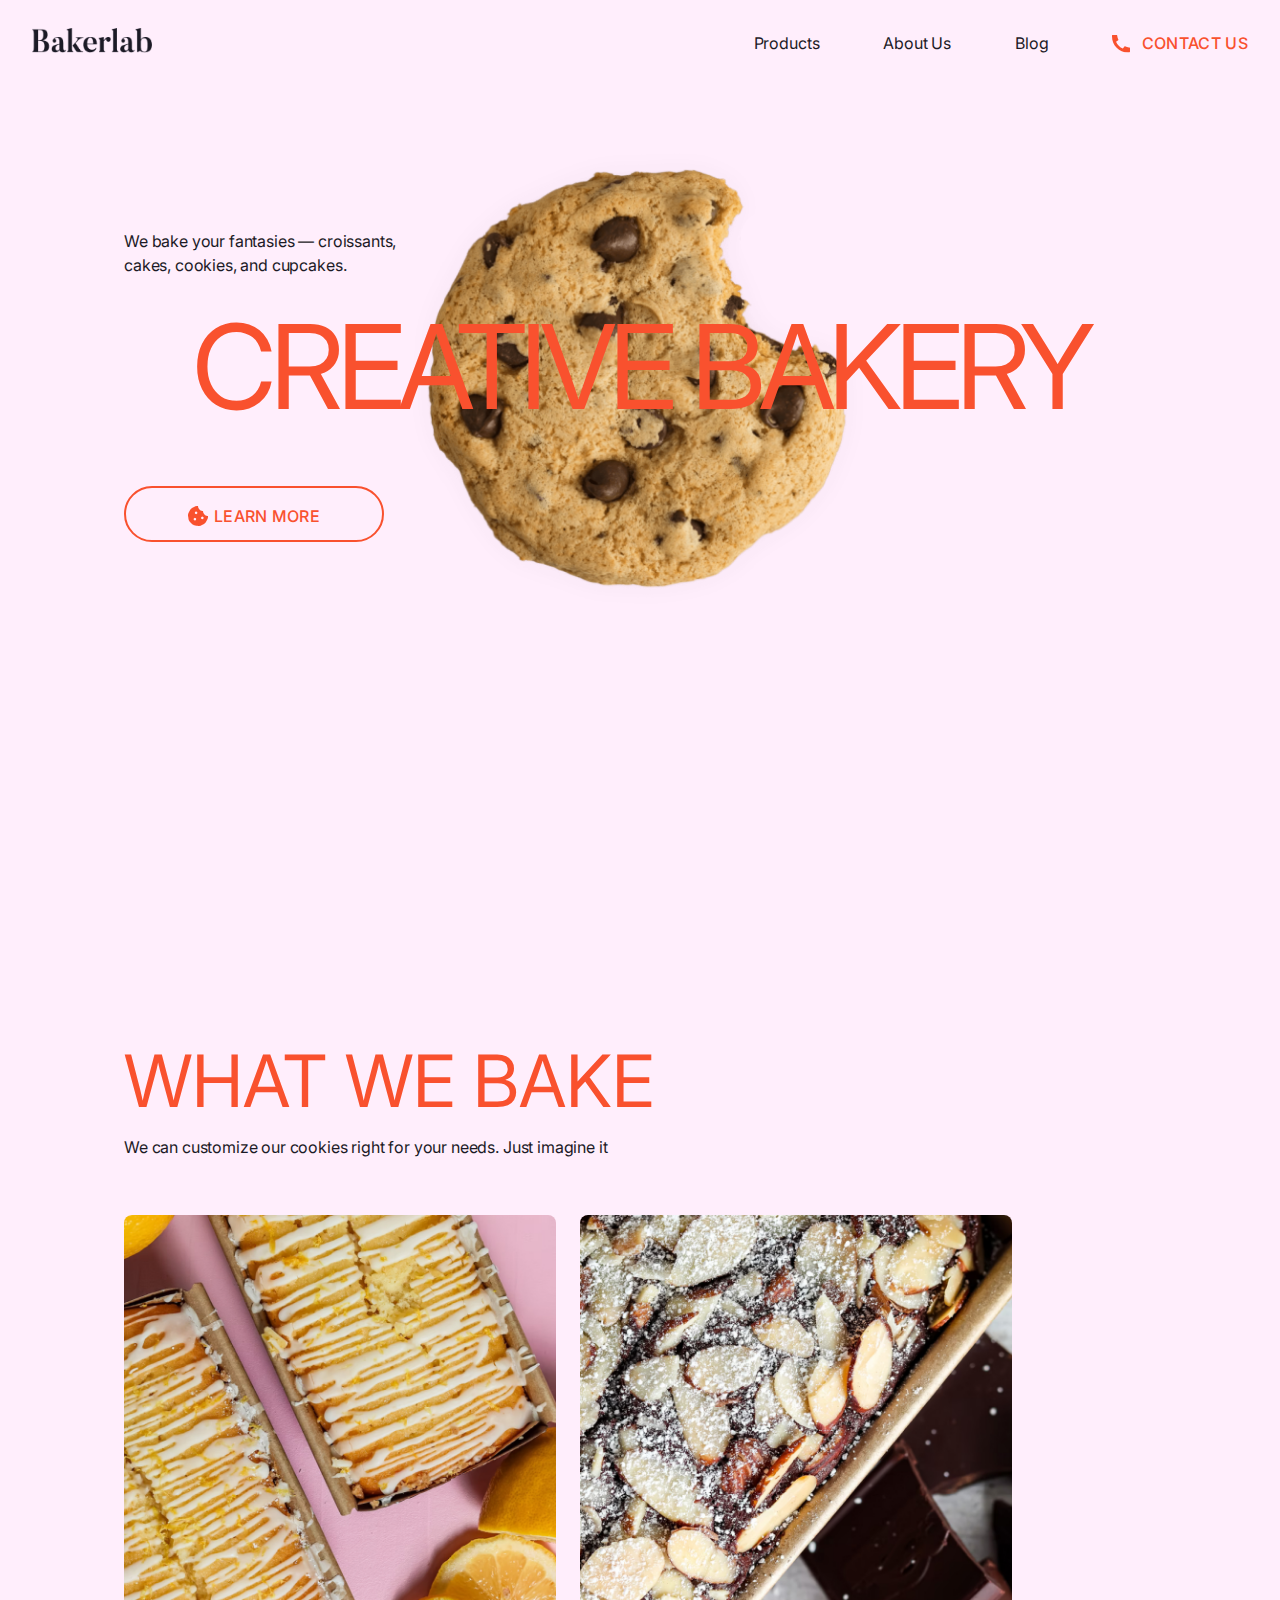
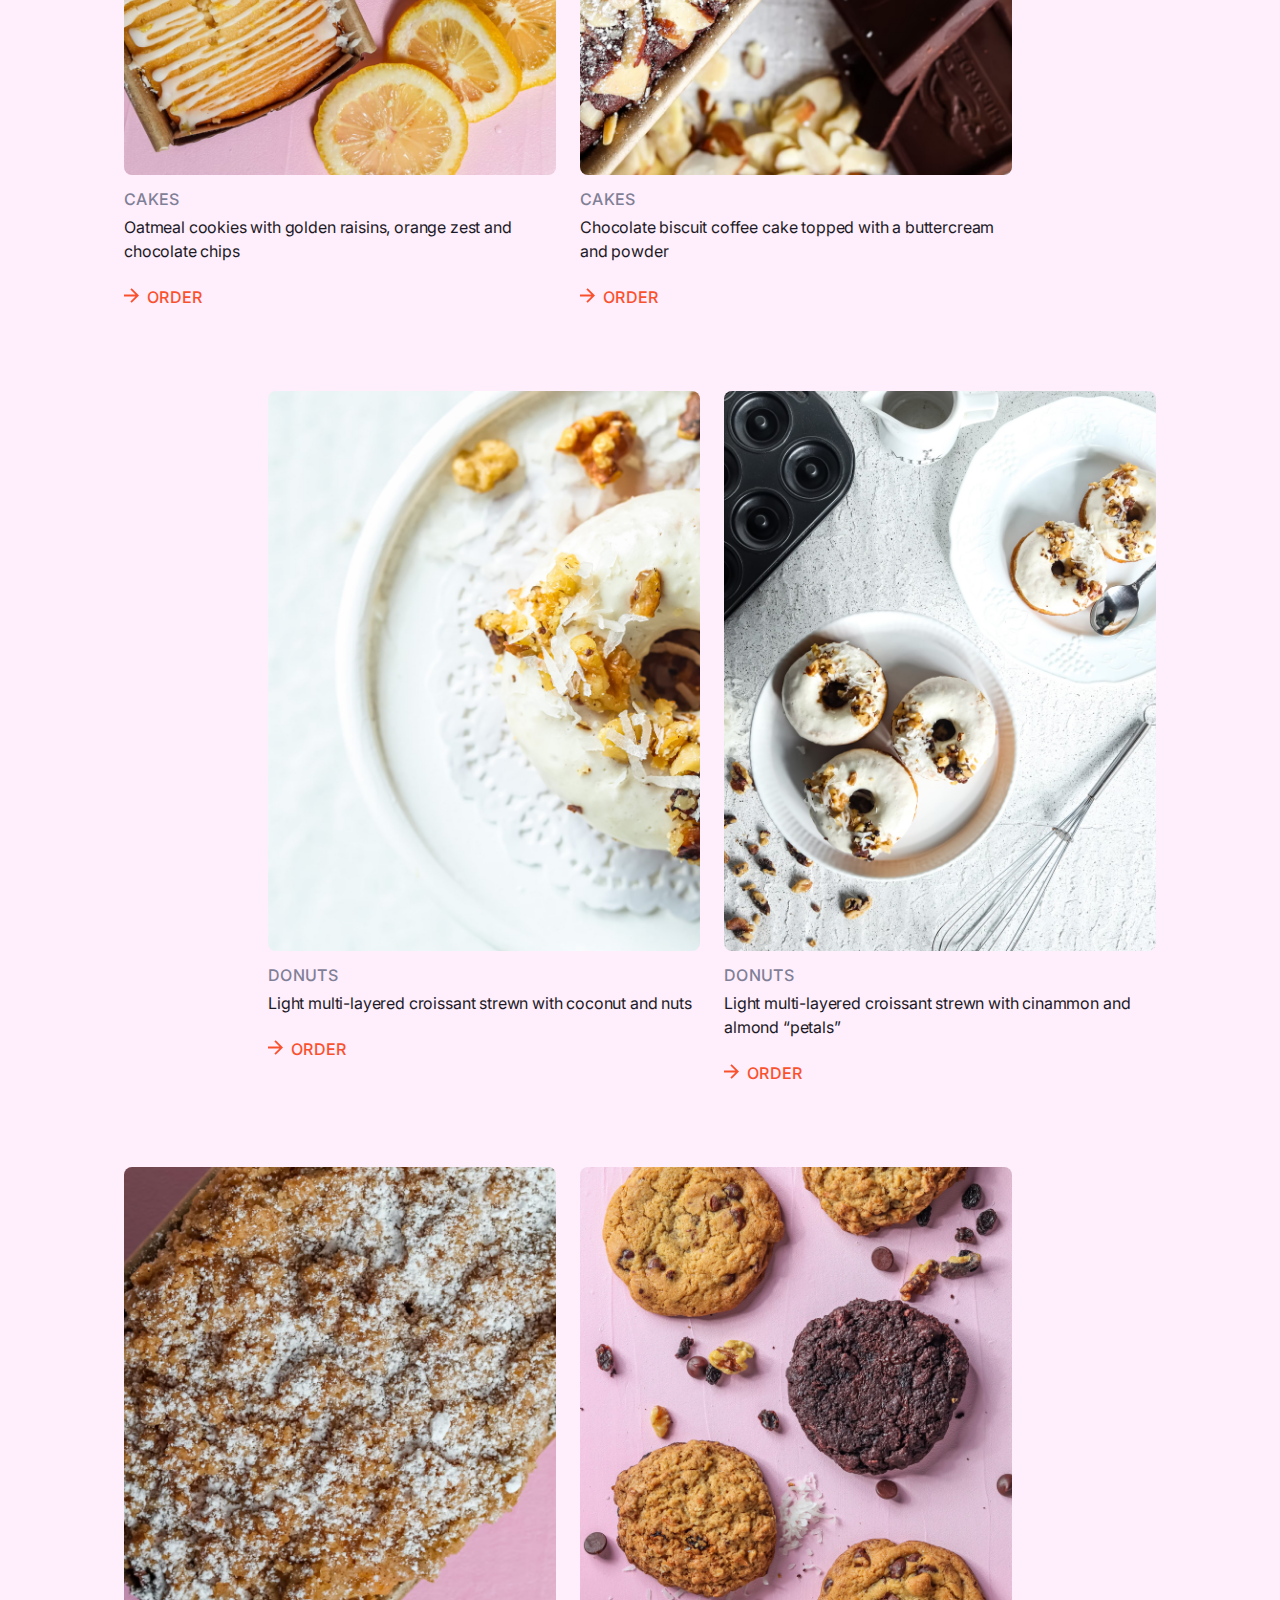
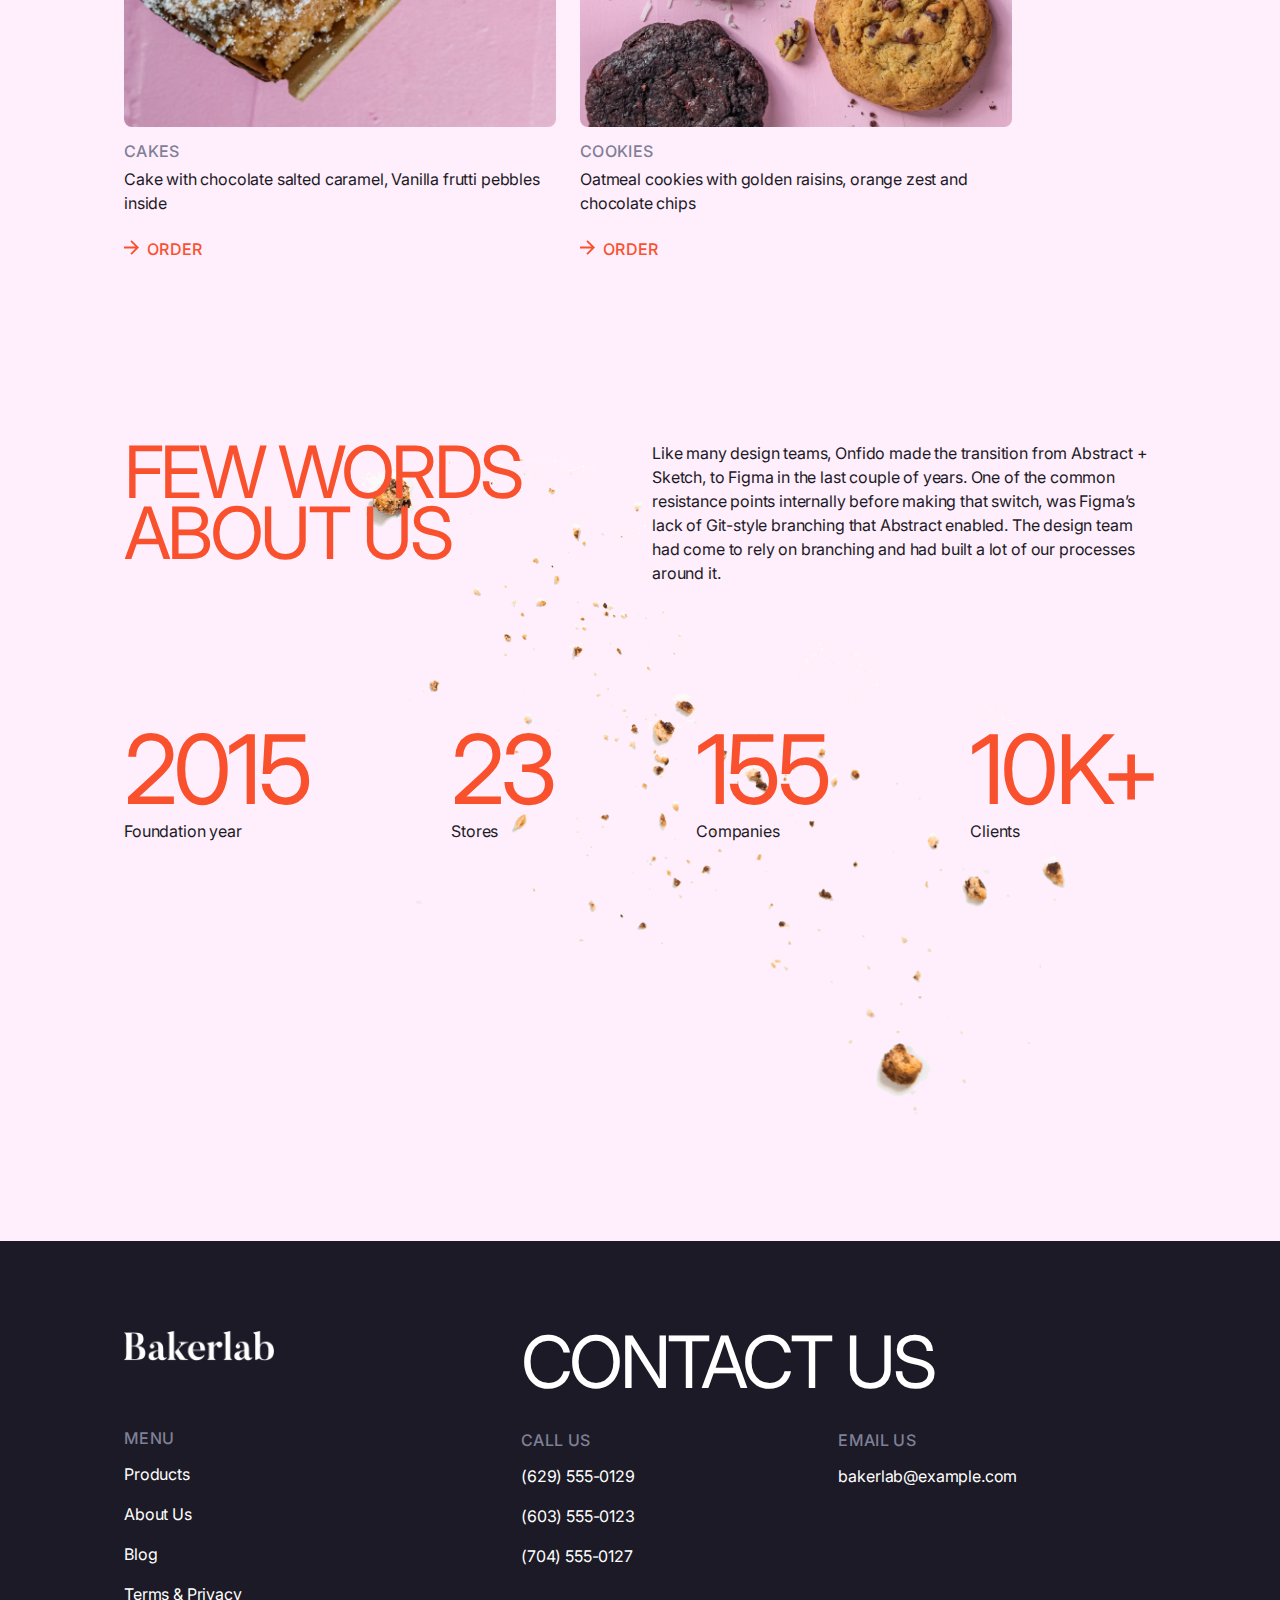
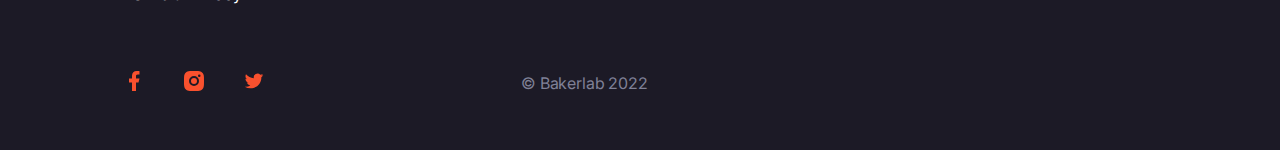
<file: index.html>
<!doctype html><html lang="en" class="page"><head><meta charset="utf-8"><meta name="viewport" content="width=device-width, initial-scale=1.0"><title>Bakery</title><link rel="stylesheet" href="index.e710babf.css"><link rel="icon" href="Cookie.6e7767ec.png"><link rel="preconnect" href="https://fonts.googleapis.com"><link rel="preconnect" href="https://fonts.gstatic.com" crossorigin><link href="https://fonts.googleapis.com/css2?family=Inter:wght@400;500&display=swap" rel="stylesheet"></head><body class="page__body"> <header class="header page__header"> <div class="header__nav"> <div class="top-actions"> <a class="logo" href="#"> <img class="logo__image" src="Logo.fba7df03.png" alt="logo"> </a> <a class="top-actions__menu-opener" href="#menu"></a> </div> <div class="top-actions--desktop"> <div class="top-actions__desktop-content"> <a class="logo" href="#"> <img class="logo__image" src="Logo.fba7df03.png" alt="logo"> </a> <nav class="top-actions__nav-list"> <li class="top-actions__nav-item"> <a class="top-actions__nav-link" href="#products"> Products </a> </li> <li class="top-actions__nav-item"> <a class="top-actions__nav-link" href="#about-us"> About Us </a> </li> <li class="top-actions__nav-item"> <a class="top-actions__nav-link" href="#blog"> Blog </a> </li> <li class="top-actions__nav-item"> <a class="top-actions__nav-link top-actions__nav-link--contacts" href="#contact-us"> Contact us </a> </li> </nav> </div> </div> </div> <div class="container"> <p class="header__paragraph"> We bake your fantasies — croissants, cakes, cookies, and cupcakes. </p> <h1 class="header__title">Creative bakery</h1> <div class="header__photo"></div> <a class="button header__button" href="#products"> <div class="button__container"> <div class="button__image"></div> <div class="button__text">Learn more</div> </div> </a> </div> </header> <nav class="menu page__menu" id="menu"> <div class="top-actions"> <a class="logo" href="#"> <img class="logo__image" src="Logo.fba7df03.png" alt="logo"> </a> <a class="top-actions__cross" href="#"></a> </div> <div class="container"> <div class="menu__nav-content"> <nav class="menu__nav-list"> <li class="menu__nav-item"> <a class="menu__nav-link" href="#products"> Products </a> </li> <li class="menu__nav-item"> <a class="menu__nav-link" href="#about-us"> About Us </a> </li> <li class="menu__nav-item"> <a class="menu__nav-link" href="#blog"> Blog </a> </li> <li class="menu__nav-item"> <a class="menu__nav-link menu__nav-link--contacts" href="#contact-us"> Contact us </a> </li> </nav> </div> </div> </nav> <main class="page__main"> <section class="page__section-products products" id="products"> <div class="container"> <h2 class="products__title">What we bake</h2> <p class="products__paragraph"> We can customize our cookies right for your needs. Just imagine it </p> <div class="products__container"> <div class="products__block"> <div class="card"> <div class="card__image card__image--1"></div> <div class="card__title">Cakes</div> <div class="card__paragraph"> Oatmeal cookies with golden raisins, orange zest and chocolate chips </div> <a href="#contact-us" class="card__link">Order</a> </div> <div class="card"> <div class="card__image card__image--2"></div> <div class="card__title">Cakes</div> <div class="card__paragraph"> Chocolate biscuit coffee cake topped with a buttercream and powder </div> <a href="#contact-us" class="card__link">Order</a> </div> </div> <div class="products__block products__block--right"> <div class="card"> <div class="card__image card__image--3"></div> <div class="card__title">Donuts</div> <div class="card__paragraph"> Light multi-layered croissant strewn with cinammon and almond “petals” </div> <a href="#contact-us" class="card__link">Order</a> </div> <div class="card"> <div class="card__image card__image--4"></div> <div class="card__title">Donuts</div> <div class="card__paragraph"> Light multi-layered croissant strewn with coconut and nuts </div> <a href="#contact-us" class="card__link">Order</a> </div> </div> <div class="products__block"> <div class="card"> <div class="card__image card__image--5"></div> <div class="card__title">Cakes</div> <div class="card__paragraph"> Cake with chocolate salted caramel, Vanilla frutti pebbles inside </div> <a href="#contact-us" class="card__link">Order</a> </div> <div class="card"> <div class="card__image card__image--6"></div> <div class="card__title">Cookies</div> <div class="card__paragraph"> Oatmeal cookies with golden raisins, orange zest and chocolate chips </div> <a href="#contact-us" class="card__link">Order</a> </div> </div> </div> </div> </section> <section class="about-us page__section-about-us" id="about-us"> <div class="container"> <div class="about-us__content"> <h2 class="about-us__title">Few words About us</h2> <p class="about-us__paragraph"> Like many design teams, Onfido made the transition from Abstract + Sketch, to Figma in the last couple of years. One of the common resistance points internally before making that switch, was Figma’s lack of Git-style branching that Abstract enabled. The design team had come to rely on branching and had built a lot of our processes around it. </p> </div> </div> </section> <section class="blog page__section-blog" id="blog"> <div class="container"> <div class="blog__content"> <div class="blog__card"> <h2 class="blog__title">2015</h2> <p class="blog__paragraph">Foundation year</p> </div> <div class="blog__card"> <h2 class="blog__title">23</h2> <p class="blog__paragraph">Stores</p> </div> <div class="blog__card"> <h2 class="blog__title">155</h2> <p class="blog__paragraph">Companies</p> </div> <div class="blog__card"> <h2 class="blog__title">10k+</h2> <p class="blog__paragraph">Clients</p> </div> </div> </div> </section> </main> <footer class="footer" id="contact-us"> <div class="container"> <div class="footer__content"> <div class="footer-menu"> <a class="footer-logo" href="#"> <img class="footer__logo-image" src="Logo-white.112a3cbd.png" alt="logo"> </a> <div class="footer-menu__subtitle">Menu</div> <a href="#products" class="footer-menu__link"> Products </a> <a href="#about-us" class="footer-menu__link"> About Us </a> <a href="#blog" class="footer-menu__link"> Blog </a> <a href="#" class="footer-menu__link"> Terms & Privacy </a> </div> <div class="contact-us"> <h2 class="contact-us__title">Contact us</h2> <div class="contact-us__contacts"> <div class="contact-us__phones"> <p class="contact-us__subtitle">Call us</p> <a href="tel:6295550129" class="contact-us__link"> (629) 555-0129 </a> <a href="tel:6035550123" class="contact-us__link"> (603) 555-0123 </a> <a href="tel:7045550127" class="contact-us__link"> (704) 555-0127 </a> </div> <div class="contact-us__email"> <p class="contact-us__subtitle">Email us</p> <a href="mailto:bakerlab@example.com" class="contact-us__link"> bakerlab@example.com </a> </div> </div> </div> <div class="social"> <a href="https://m.facebook.com/" class="social__icon social__icon--facebook" target="_blank"> </a> <a href="https://instagram.com/" class="social__icon social__icon--instagram" target="_blank"> </a> <a href="https://twitter.com/" class="social__icon social__icon--twitter" target="_blank"> </a> </div> <p class="footer__rights">© Bakerlab 2022</p> </div> </div> </footer> </body></html>
</file>
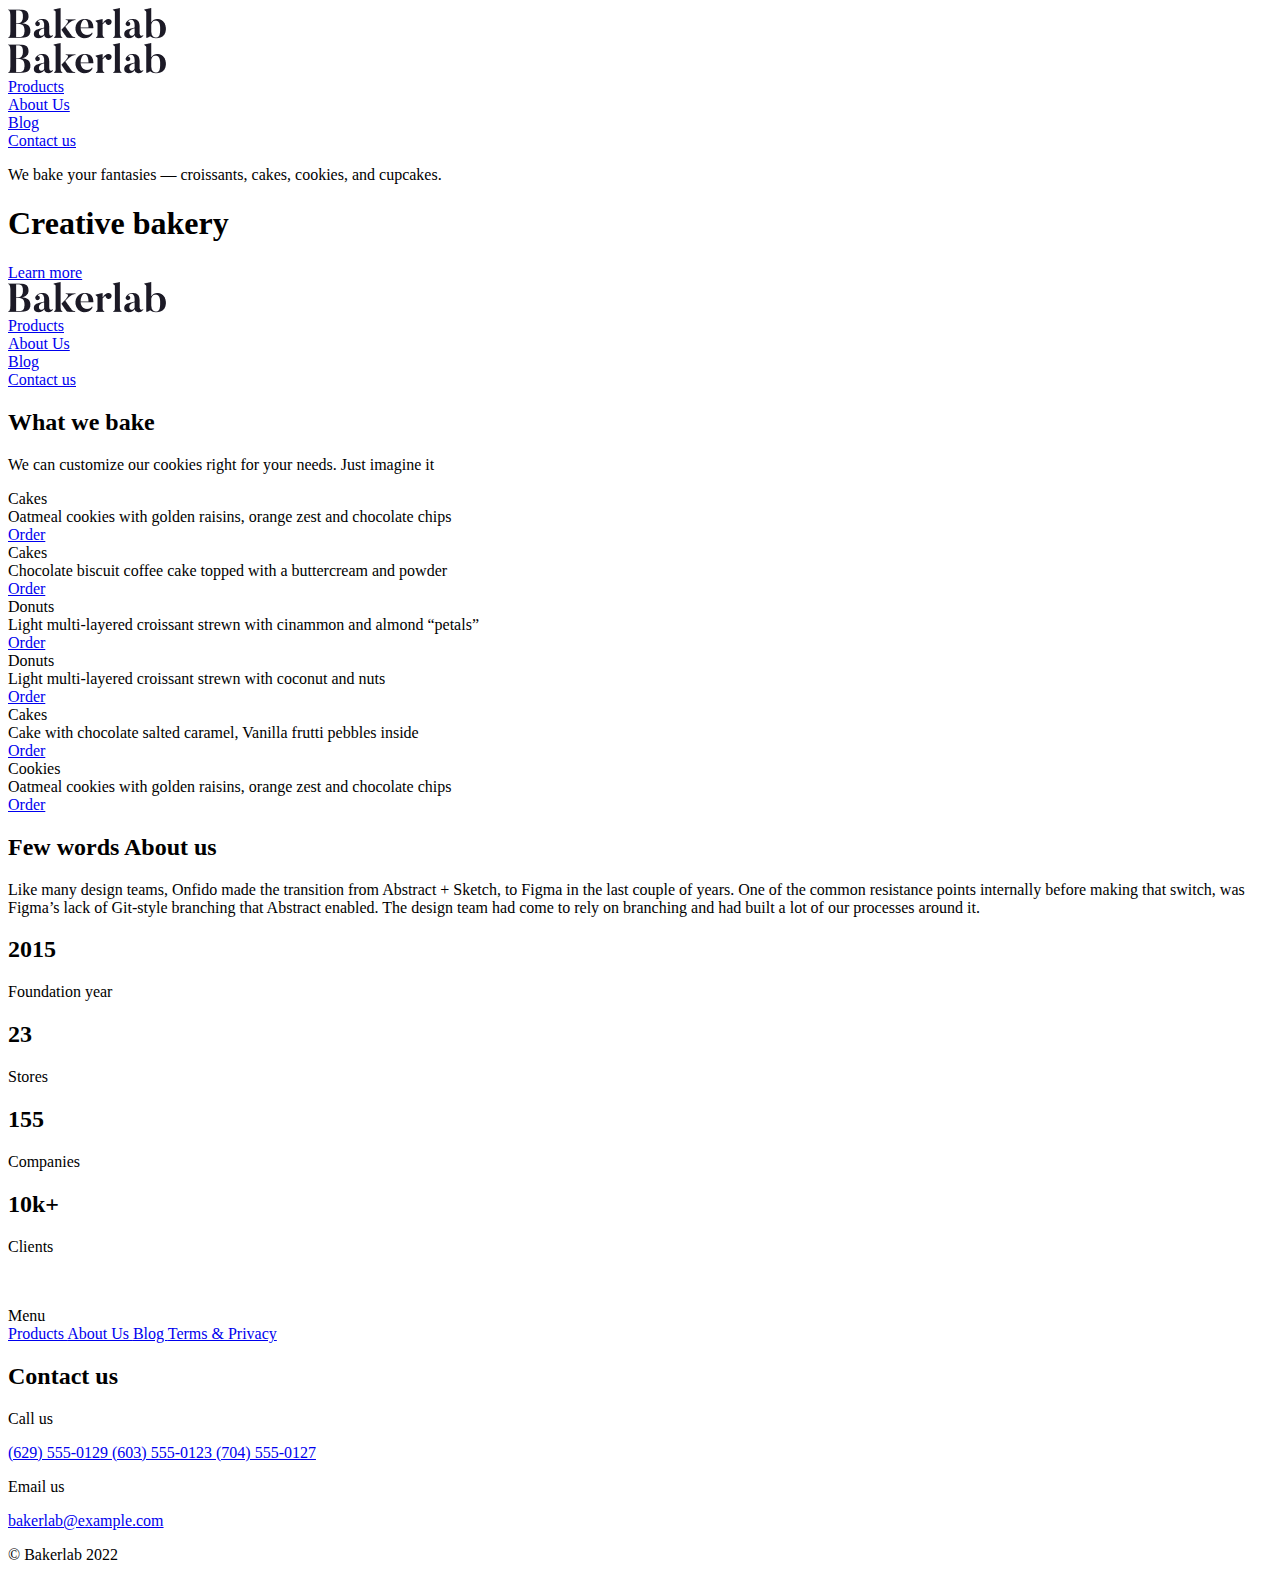
<file: src/index.html>
<!doctype html>
<html lang="en" class="page">
  <head>
    <meta charset="UTF-8" />
    <meta name="viewport" content="width=device-width, initial-scale=1.0" />
    <title>Bakery</title>
    <link rel="stylesheet" href="styles/main.scss" />
    <link rel="icon" href="styles/images/Cookie.png" />
    <link rel="preconnect" href="https://fonts.googleapis.com" />
    <link 
      rel="preconnect"
      href="https://fonts.gstatic.com"
      crossorigin="on" />
    <link
      href="https://fonts.googleapis.com/css2?family=Inter:wght@400;500&display=swap"
      rel="stylesheet"
    />
  </head>
  <body class="page__body">
    <header class="header page__header">
      <div class="header__nav">
        <div class="top-actions">
          <a class="logo" href="#">
            <img
              class="logo__image"
              src="styles/images/Logo.png"
              alt="logo" />
          </a>
          <a class="top-actions__menu-opener" href="#menu"></a>
        </div>
        <div class="top-actions--desktop">
          <div class="top-actions__desktop-content">
            <a class="logo" href="#">
              <img
                class="logo__image"
                src="styles/images/Logo.png"
                alt="logo"
              />
            </a>
            <nav class="top-actions__nav-list">
              <li class="top-actions__nav-item">
                <a class="top-actions__nav-link" href="#products"> Products </a>
              </li>
              <li class="top-actions__nav-item">
                <a class="top-actions__nav-link" href="#about-us"> About Us </a>
              </li>
              <li class="top-actions__nav-item">
                <a class="top-actions__nav-link" href="#blog"> Blog </a>
              </li>
              <li class="top-actions__nav-item">
                <a
                  class="top-actions__nav-link top-actions__nav-link--contacts"
                  href="#contact-us"
                >
                  Contact us
                </a>
              </li>
            </nav>
          </div>
        </div>
      </div>

      <div class="container">
        <p class="header__paragraph">
          We bake your fantasies — croissants, cakes, cookies, and cupcakes.
        </p>
        <h1 class="header__title">Creative bakery</h1>
        <div class="header__photo"></div>
        <a class="button header__button" href="#products">
          <div class="button__container">
            <div class="button__image"></div>
            <div class="button__text">Learn more</div>
          </div>
        </a>
      </div>
    </header>
    <nav class="page__menu menu" id="menu">
      <div class="top-actions">
        <a class="logo" href="#">
          <img
            class="logo__image"
            src="styles/images/Logo.png"
            alt="logo" />
        </a>
        <a class="top-actions__cross" href="#"></a>
      </div>
      <div class="container">
        <div class="menu__nav-content">
          <nav class="menu__nav-list">
            <li class="menu__nav-item">
              <a class="menu__nav-link" href="#products"> Products </a>
            </li>
            <li class="menu__nav-item">
              <a class="menu__nav-link" href="#about-us"> About Us </a>
            </li>
            <li class="menu__nav-item">
              <a class="menu__nav-link" href="#blog"> Blog </a>
            </li>
            <li class="menu__nav-item">
              <a
                class="menu__nav-link menu__nav-link--contacts"
                href="#contact-us"
              >
                Contact us
              </a>
            </li>
          </nav>
        </div>
      </div>
    </nav>
    <main class="page__main">
      <section class="products page__section-products" id="products">
        <div class="container">
          <h2 class="products__title">What we bake</h2>
          <p class="products__paragraph">
            We can customize our cookies right for your needs. Just imagine it
          </p>
          <div class="products__container">
            <div class="products__block">
              <div class="card">
                <div class="card__image card__image--1"></div>
                <div class="card__title">Cakes</div>
                <div class="card__paragraph">
                  Oatmeal cookies with golden raisins, orange zest and chocolate
                  chips
                </div>
                <a href="#contact-us" class="card__link">Order</a>
              </div>
              <div class="card">
                <div class="card__image card__image--2"></div>
                <div class="card__title">Cakes</div>
                <div class="card__paragraph">
                  Chocolate biscuit coffee cake topped with a buttercream and
                  powder
                </div>
                <a href="#contact-us" class="card__link">Order</a>
              </div>
            </div>
            <div class="products__block products__block--right">
              <div class="card">
                <div class="card__image card__image--3"></div>
                <div class="card__title">Donuts</div>
                <div class="card__paragraph">
                  Light multi-layered croissant strewn with cinammon and almond
                  “petals”
                </div>
                <a href="#contact-us" class="card__link">Order</a>
              </div>
              <div class="card">
                <div class="card__image card__image--4"></div>
                <div class="card__title">Donuts</div>
                <div class="card__paragraph">
                  Light multi-layered croissant strewn with coconut and nuts
                </div>
                <a href="#contact-us" class="card__link">Order</a>
              </div>
            </div>
            <div class="products__block">
              <div class="card">
                <div class="card__image card__image--5"></div>
                <div class="card__title">Cakes</div>
                <div class="card__paragraph">
                  Cake with chocolate salted caramel, Vanilla frutti pebbles
                  inside
                </div>
                <a href="#contact-us" class="card__link">Order</a>
              </div>
              <div class="card">
                <div class="card__image card__image--6"></div>
                <div class="card__title">Cookies</div>
                <div class="card__paragraph">
                  Oatmeal cookies with golden raisins, orange zest and chocolate
                  chips
                </div>
                <a href="#contact-us" class="card__link">Order</a>
              </div>
            </div>
          </div>
        </div>
      </section>
      <section class="about-us page__section-about-us" id="about-us">
        <div class="container">
          <div class="about-us__content">
            <h2 class="about-us__title">Few words About us</h2>
            <p class="about-us__paragraph">
              Like many design teams, Onfido made the transition from Abstract +
              Sketch, to Figma in the last couple of years. One of the common
              resistance points internally before making that switch, was
              Figma’s lack of Git-style branching that Abstract enabled. The
              design team had come to rely on branching and had built a lot of
              our processes around it.
            </p>
          </div>
        </div>
      </section>
      <section class="blog page__section-blog" id="blog">
        <div class="container">
          <div class="blog__content">
            <div class="blog__card">
              <h2 class="blog__title">2015</h2>
              <p class="blog__paragraph">Foundation year</p>
            </div>
            <div class="blog__card">
              <h2 class="blog__title">23</h2>
              <p class="blog__paragraph">Stores</p>
            </div>
            <div class="blog__card">
              <h2 class="blog__title">155</h2>
              <p class="blog__paragraph">Companies</p>
            </div>
            <div class="blog__card">
              <h2 class="blog__title">10k+</h2>
              <p class="blog__paragraph">Clients</p>
            </div>
          </div>
        </div>
      </section>
    </main>
    <footer class="footer" id="contact-us">
      <div class="container">
        <div class="footer__content">
          <div class="footer-menu">
            <a class="footer-logo" href="#">
              <img
                class="footer__logo-image"
                src="styles/images/Logo-white.png"
                alt="logo"
              />
            </a>
            <div class="footer-menu__subtitle">Menu</div>
            <a href="#products" class="footer-menu__link"> Products </a>
            <a href="#about-us" class="footer-menu__link"> About Us </a>
            <a href="#blog" class="footer-menu__link"> Blog </a>
            <a href="#" class="footer-menu__link"> Terms & Privacy </a>
          </div>
          <div class="contact-us">
            <h2 class="contact-us__title">Contact us</h2>
            <div class="contact-us__contacts">
              <div class="contact-us__phones">
                <p class="contact-us__subtitle">Call us</p>
                <a href="tel:6295550129" class="contact-us__link">
                  (629) 555-0129
                </a>
                <a href="tel:6035550123" class="contact-us__link">
                  (603) 555-0123
                </a>
                <a href="tel:7045550127" class="contact-us__link">
                  (704) 555-0127
                </a>
              </div>

              <div class="contact-us__email">
                <p class="contact-us__subtitle">Email us</p>
                <a href="mailto:bakerlab@example.com" class="contact-us__link">
                  bakerlab@example.com
                </a>
              </div>
            </div>
          </div>
          <div class="social">
            <a
              href="https://m.facebook.com/"
              class="social__icon social__icon--facebook"
              target="_blank"
            >
            </a>
            <a
              href="https://instagram.com/"
              class="social__icon social__icon--instagram"
              target="_blank"
            >
            </a>
            <a
              href="https://twitter.com/"
              class="social__icon social__icon--twitter"
              target="_blank"
            >
            </a>
          </div>
          <p class="footer__rights">© Bakerlab 2022</p>
        </div>
      </div>
    </footer>
  </body>
</html>
</file>
<file: index.e710babf.css>
a,p,body,div,header,html,img,li,nav,ul,h1,h2,button{box-sizing:border-box;margin:0;padding:0}@media (min-width:640px) and (max-width:1023px){.header{background-image:url(Cookie.6e7767ec.png);background-position:50% 210px;background-repeat:no-repeat;background-size:320px}}@media (min-width:1024px) and (max-width:1200px){.header{background-image:url(Cookie.6e7767ec.png);background-position:50% 80px;background-repeat:no-repeat;background-size:550px;height:100vh}}@media (min-width:1201px){.header{background-image:url(Cookie.6e7767ec.png);background-position:50% 80px;background-repeat:no-repeat;background-size:590px;height:100vh}}.header__nav{margin-bottom:32px}@media (min-width:640px) and (max-width:1023px){.header__nav{margin-bottom:80px}}@media (min-width:1024px) and (max-width:1200px){.header__nav{margin-bottom:135px}}@media (min-width:1201px){.header__nav{margin-bottom:144px}}.header__paragraph{text-align:center;letter-spacing:-.01em;color:#1c1a26;padding-bottom:32px;font-size:16px;font-style:normal;font-weight:400;line-height:150%}@media (min-width:640px) and (max-width:1023px){.header__paragraph{width:280px;padding-bottom:146px}.header__paragraph:not(:is(:lang(ae),:lang(ar),:lang(arc),:lang(bcc),:lang(bqi),:lang(ckb),:lang(dv),:lang(fa),:lang(glk),:lang(he),:lang(ku),:lang(mzn),:lang(nqo),:lang(pnb),:lang(ps),:lang(sd),:lang(ug),:lang(ur),:lang(yi))){text-align:left}.header__paragraph:is(:lang(ae),:lang(ar),:lang(arc),:lang(bcc),:lang(bqi),:lang(ckb),:lang(dv),:lang(fa),:lang(glk),:lang(he),:lang(ku),:lang(mzn),:lang(nqo),:lang(pnb),:lang(ps),:lang(sd),:lang(ug),:lang(ur),:lang(yi)){text-align:right}}@media (min-width:1024px) and (max-width:1200px){.header__paragraph{width:260px;padding-bottom:8px}.header__paragraph:not(:is(:lang(ae),:lang(ar),:lang(arc),:lang(bcc),:lang(bqi),:lang(ckb),:lang(dv),:lang(fa),:lang(glk),:lang(he),:lang(ku),:lang(mzn),:lang(nqo),:lang(pnb),:lang(ps),:lang(sd),:lang(ug),:lang(ur),:lang(yi))){text-align:left}.header__paragraph:is(:lang(ae),:lang(ar),:lang(arc),:lang(bcc),:lang(bqi),:lang(ckb),:lang(dv),:lang(fa),:lang(glk),:lang(he),:lang(ku),:lang(mzn),:lang(nqo),:lang(pnb),:lang(ps),:lang(sd),:lang(ug),:lang(ur),:lang(yi)){text-align:right}}@media (min-width:1201px){.header__paragraph{width:280px;padding-bottom:40px}.header__paragraph:not(:is(:lang(ae),:lang(ar),:lang(arc),:lang(bcc),:lang(bqi),:lang(ckb),:lang(dv),:lang(fa),:lang(glk),:lang(he),:lang(ku),:lang(mzn),:lang(nqo),:lang(pnb),:lang(ps),:lang(sd),:lang(ug),:lang(ur),:lang(yi))){text-align:left}.header__paragraph:is(:lang(ae),:lang(ar),:lang(arc),:lang(bcc),:lang(bqi),:lang(ckb),:lang(dv),:lang(fa),:lang(glk),:lang(he),:lang(ku),:lang(mzn),:lang(nqo),:lang(pnb),:lang(ps),:lang(sd),:lang(ug),:lang(ur),:lang(yi)){text-align:right}}.header__title{text-align:center;letter-spacing:-.05em;text-transform:uppercase;color:#f9512e;font-family:Inter,sans-serif;font-size:64px;font-style:normal;font-weight:400;line-height:85%}@media (min-width:640px) and (max-width:1023px){.header__title{text-align:center;letter-spacing:-.05em;text-transform:uppercase;padding-bottom:200px;font-size:80px;font-style:normal;font-weight:400;line-height:85%}}@media (min-width:1024px) and (max-width:1200px){.header__title{padding-bottom:64px;font-size:135px;line-height:85%}}@media (min-width:1201px){.header__title{letter-spacing:-.06em;padding-bottom:70px;font-size:117px;line-height:85%}}.header__photo{background-image:url(Cookie.6e7767ec.png);background-position:50%;background-repeat:no-repeat;background-size:cover;width:288px;height:290px;margin:0 auto}@media (min-width:640px) and (max-width:1023px){.header__photo{display:none}}@media (min-width:1024px) and (max-width:1200px){.header__photo{display:none}}@media (min-width:1201px){.header__photo{display:none}}@media (min-width:640px) and (max-width:1023px){.header__button{margin:0 auto}}.container{box-sizing:content-box;max-width:1192px;margin:0 auto;padding:0 16px}@media (min-width:640px) and (max-width:1023px){.container{padding:0 44px}}@media (min-width:1024px) and (max-width:1200px){.container{padding:0 44px}}@media (min-width:1201px){.container{padding:0 124px}}.logo__image{width:120px;height:25px}.button{box-sizing:border-box;cursor:pointer;background-color:#ffeefc;border:2px solid #f9512e;border-radius:32px;width:100%;height:56px;text-decoration:none;transition:all .5s;display:block}@media (min-width:640px) and (max-width:1023px){.button{width:325px}}@media (min-width:1024px) and (max-width:1200px){.button{width:260px}}@media (min-width:1201px){.button{width:260px}}.button__container{-ms-flex-pack:center;justify-content:center;-ms-flex-align:center;align-items:center;column-gap:6px;display:-ms-flexbox;display:flex}.button__text{letter-spacing:.02em;text-transform:uppercase;color:#f9512e;font-size:16px;font-style:normal;font-weight:500;line-height:56px}.button__image{background-image:url(cookie-bite.df9e1b98.png);width:20px;height:20px}.button:hover{background-color:#f9512e}.button:hover .button__text{color:#fff}.button:hover .button__image{background-image:url(cookie-bite-hover.7609fa07.png)}.button:focus{background-color:#b2341a;border-color:#b2341a}.button:focus .button__text{color:#fff}.button:focus .button__image{background-image:url(cookie-bite-hover.7609fa07.png)}.button:disabled{border-color:#fba28f}.button:disabled .button__text{color:#fba28f}.button:disabled .button__image{background-image:url(cookie-bite-disabled.6280389c.png)}.top-actions{-ms-flex-pack:justify;justify-content:space-between;-ms-flex-align:center;align-items:center;padding:20px;display:-ms-flexbox;display:flex}.top-actions__desktop-content{-ms-flex-pack:justify;justify-content:space-between;padding:28px 32px;display:-ms-flexbox;display:flex}.top-actions__nav-list{-ms-flex-pack:center;justify-content:center;-ms-flex-align:center;align-items:center;column-gap:64px;display:-ms-flexbox;display:flex}.top-actions__nav-link{color:#1c1a26;text-decoration:none;transition:all .3s}.top-actions__nav-link:hover{color:#f9512e}.top-actions__nav-link--contacts{letter-spacing:.02em;text-transform:uppercase;color:#f9512e;-ms-flex-item-align:center;align-self:center;font-size:16px;font-style:normal;font-weight:500;line-height:100%}.top-actions__nav-link--contacts:before{content:"";background-image:url(phone.eb9e5fff.svg);background-position:50%;background-size:cover;width:18px;height:18px;margin-right:7px;display:inline-block;transform:translateY(20%)}.top-actions__nav-item{letter-spacing:-.01em;font-size:16px;font-style:normal;font-weight:400;line-height:150%;list-style:none}.top-actions__menu-opener{background-image:url(menu-opener.0948ab54.png);background-position:50%;background-repeat:no-repeat;background-size:cover;width:20px;height:8px;display:block}.top-actions__cross{background-image:url(cross.03fedf0e.png);background-position:50%;background-repeat:no-repeat;background-size:cover;width:12px;height:12px;display:block}.top-actions--desktop{display:none}@media (min-width:1024px) and (max-width:1200px){.top-actions--desktop{display:initial}}@media (min-width:1201px){.top-actions--desktop{display:initial}}@media (min-width:1024px) and (max-width:1200px){.top-actions{display:none}}@media (min-width:1201px){.top-actions{display:none}}.menu{background-color:#ffeefc;height:100vh}.menu .top-actions{margin-bottom:0}.menu__nav-content{-ms-flex-pack:center;justify-content:center;-ms-flex-align:center;align-items:center;display:-ms-flexbox;display:flex}.menu__nav-list{-ms-flex-direction:column;flex-direction:column;-ms-flex-align:center;align-items:center;row-gap:24px;display:-ms-flexbox;display:flex;position:absolute;top:50%;transform:translateY(-50%)}.menu__nav-item{letter-spacing:-.01em;font-size:16px;font-style:normal;font-weight:400;line-height:150%;list-style:none}.menu__nav-link{color:#1c1a26;text-decoration:none}.menu__nav-link--contacts{letter-spacing:.02em;text-transform:uppercase;color:#f9512e;-ms-flex-item-align:center;align-self:center;font-size:16px;font-style:normal;font-weight:500;line-height:100%}.menu__nav-link--contacts:before{content:"";background-image:url(phone.eb9e5fff.svg);background-position:50%;background-size:cover;width:18px;height:18px;margin-right:7px;display:inline-block;transform:translateY(20%)}.products__container{-ms-flex-direction:column;flex-direction:column;row-gap:56px;display:-ms-flexbox;display:flex}@media (min-width:640px){.products__container{row-gap:80px}}.products__block{-ms-flex-flow:column wrap;flex-flow:column wrap;-ms-flex-align:center;align-items:center;gap:56px 24px;display:-ms-flexbox;display:flex}@media (min-width:640px){.products__block{-ms-flex-direction:row;flex-direction:row;-ms-flex-align:start;align-items:flex-start;row-gap:80px}.products__block--right{-ms-flex-direction:row-reverse;flex-direction:row-reverse}}.products__title{letter-spacing:-5%;text-transform:uppercase;color:#f9512e;margin-bottom:24px;font-size:48px;font-weight:400;line-height:85%}@media (min-width:640px) and (max-width:1023px){.products__title{font-size:56px}}@media (min-width:1024px) and (max-width:1200px){.products__title{font-size:72px}}@media (min-width:1201px){.products__title{font-size:72px}}.products__paragraph{letter-spacing:-.01em;color:#1c1a26;margin-bottom:56px;font-size:16px;font-style:normal;font-weight:400;line-height:150%}@media (min-width:640px) and (max-width:1023px){.products__paragraph{margin-bottom:80px}}.card{width:288px;height:492px}@media (min-width:640px) and (max-width:1023px){.card{width:328px;height:560px}}@media (min-width:1024px) and (max-width:1200px){.card{width:402px;height:648px}}@media (min-width:1201px){.card{width:432px;height:696px}}.card__image{border-radius:8px;height:356px;margin:0 auto 16px;transition:transform .3s}.card__image:hover{border:2px solid #f9512e;transform:scale(.9)}@media (min-width:640px) and (max-width:1023px){.card__image{height:424px;margin:0 0 16px}}@media (min-width:1024px) and (max-width:1200px){.card__image{height:512px}}@media (min-width:1201px){.card__image{height:560px}}.card__image--1{background-image:url(photo1.26632558.jpg);background-position:50%;background-repeat:no-repeat;background-size:cover}.card__image--2{background-image:url(photo2.644f91e5.jpg);background-position:50%;background-repeat:no-repeat;background-size:cover}.card__image--3{background-image:url(photo3.4950a922.jpg);background-position:50%;background-repeat:no-repeat;background-size:cover}.card__image--4{background-image:url(photo4.e5c601b2.jpg);background-position:50%;background-repeat:no-repeat;background-size:cover}.card__image--5{background-image:url(photo5.1a5f732f.jpg);background-position:50%;background-repeat:no-repeat;background-size:cover}.card__image--6{background-image:url(photo6.83b506d7.jpg);background-position:50%;background-repeat:no-repeat;background-size:cover}.card__title{letter-spacing:.02em;text-transform:uppercase;color:#7f8096;margin-bottom:8px;font-size:16px;font-style:normal;font-weight:500;line-height:100%}.card__paragraph{letter-spacing:-.01em;color:#1c1a26;margin-bottom:24px;font-size:16px;font-style:normal;font-weight:400;line-height:150%}.card__link{letter-spacing:.02em;text-transform:uppercase;color:#f9512e;font-size:16px;font-style:normal;font-weight:500;line-height:100%;text-decoration:none;transition:outline .3s linear}.card__link:hover{border-radius:45%;outline:2px solid #7f8096;padding:5px}.card__link:before{content:"";background-image:url(arrow.f0f468f5.svg);background-position:50%;background-repeat:no-repeat;background-size:cover;width:15px;height:15px;margin-right:8px;display:inline-block}.about-us__title{letter-spacing:-.05em;text-transform:uppercase;color:#f9512e;margin-bottom:32px;font-size:48px;font-style:normal;font-weight:400;line-height:85%}@media (min-width:640px) and (max-width:1023px){.about-us__title{width:328px;margin-bottom:0;font-size:56px}}@media (min-width:1024px) and (max-width:1200px){.about-us__title{width:544px;margin-bottom:0;font-size:72px}}@media (min-width:1201px){.about-us__title{width:50%;margin-bottom:0;font-size:72px}}.about-us__paragraph{letter-spacing:-.01em;color:#1c1a26;font-size:16px;font-style:normal;font-weight:400;line-height:150%}@media (min-width:640px) and (max-width:1023px){.about-us__paragraph{width:328px}}@media (min-width:1024px) and (max-width:1200px){.about-us__paragraph{width:544px}}@media (min-width:1201px){.about-us__paragraph{width:50%}}@media (min-width:640px){.about-us__content{column-gap:24px;display:-ms-flexbox;display:flex}.blog{background-image:none}}.blog__content{-ms-flex-wrap:wrap;flex-wrap:wrap;column-gap:72px;display:-ms-flexbox;display:flex}@media (min-width:1024px) and (max-width:1200px){.blog__content{-ms-flex-pack:justify;justify-content:space-between;display:-ms-flexbox;display:flex}}@media (min-width:1201px){.blog__content{-ms-flex-pack:justify;justify-content:space-between;display:-ms-flexbox;display:flex}}.blog__card{-ms-flex-direction:column;flex-direction:column;row-gap:8px;margin-bottom:48px;display:-ms-flexbox;display:flex}@media (min-width:640px) and (max-width:1023px){.blog__card{width:280px}}.blog__title{letter-spacing:-.05em;text-transform:uppercase;color:#f9512e;font-size:96px;font-style:normal;font-weight:400;line-height:85%}.blog__paragraph{letter-spacing:-.01em;color:#1c1a26;font-size:16px;font-style:normal;font-weight:400;line-height:150%}.blog__paragraph:last-child{margin-bottom:0}.footer{background-color:#1c1a26;padding-top:60px}@media (min-width:640px) and (max-width:1023px){.footer{padding-top:90px}}@media (min-width:1024px) and (max-width:1200px){.footer{padding-top:90px}}@media (min-width:1201px){.footer{padding-top:90px}}@media (min-width:640px) and (max-width:1023px){.footer__content{grid-template-columns:repeat 8,1fr;column-gap:24px;display:grid}}@media (min-width:1024px) and (max-width:1200px){.footer__content{grid-template-columns:repeat 8,1fr;column-gap:24px;display:grid}}@media (min-width:1201px){.footer__content{grid-template-columns:repeat 8,1fr;column-gap:24px;display:grid}}.footer__logo-image{width:150px;height:30px;margin-bottom:44px}@media (min-width:640px) and (max-width:1023px){.footer__logo-image{grid-column:1/3;margin-bottom:100px}}@media (min-width:1024px) and (max-width:1200px){.footer__logo-image{grid-column:1/3;margin-bottom:65px}}@media (min-width:1201px){.footer__logo-image{grid-column:1/3;margin-bottom:65px}}.footer__rights{letter-spacing:-.01em;color:#7f8096;padding-bottom:55px;font-size:16px;font-style:normal;font-weight:400;line-height:150%}@media (min-width:1024px) and (max-width:1200px){.footer__rights{grid-column:5/7}}@media (min-width:1201px){.footer__rights{grid-column:5/7}}@media (min-width:640px) and (max-width:1023px){.footer-menu{grid-column:1/5}}@media (min-width:1024px) and (max-width:1200px){.footer-menu{grid-column:1/5}}@media (min-width:1201px){.footer-menu{grid-column:1/5}}.footer-menu__subtitle{letter-spacing:.02em;text-transform:uppercase;color:#7f8096;margin-bottom:16px;font-size:16px;font-style:normal;font-weight:500;line-height:100%}.footer-menu__link{cursor:pointer;letter-spacing:-.01em;color:#fff;margin-bottom:16px;font-size:16px;font-style:normal;font-weight:400;line-height:150%;text-decoration:none;display:block}.footer-menu__link:last-of-type{margin-bottom:65px}@media (min-width:640px) and (max-width:1023px){.footer-menu__link:last-of-type{margin-bottom:0}.contact-us{grid-column:5/9}}@media (min-width:1024px) and (max-width:1200px){.contact-us{grid-column:5/9}}@media (min-width:1201px){.contact-us{grid-column:5/9}}@media (min-width:1024px) and (max-width:1200px){.contact-us__contacts{display:-ms-flexbox;display:flex}}@media (min-width:1201px){.contact-us__contacts{display:-ms-flexbox;display:flex}}@media (min-width:1024px) and (max-width:1200px){.contact-us__phones{width:50%}}@media (min-width:1201px){.contact-us__phones{width:50%}}@media (min-width:1024px) and (max-width:1200px){.contact-us__email{width:50%}}@media (min-width:1201px){.contact-us__email{width:50%}}.contact-us__title{letter-spacing:-.05em;text-transform:uppercase;color:#fff;width:288px;margin-bottom:40px;font-size:49px;font-style:normal;font-weight:400;line-height:85%}@media (min-width:640px) and (max-width:1023px){.contact-us__title{font-size:56px}}@media (min-width:1024px) and (max-width:1200px){.contact-us__title{width:100%;font-size:72px}}@media (min-width:1201px){.contact-us__title{width:100%;font-size:72px}}.contact-us__subtitle{letter-spacing:.02em;text-transform:uppercase;color:#7f8096;margin-bottom:16px;font-size:16px;font-style:normal;font-weight:500;line-height:100%}.contact-us__link{letter-spacing:-.01em;color:#fff;margin-bottom:16px;font-size:16px;font-style:normal;font-weight:400;line-height:150%;text-decoration:none;display:block}.contact-us__link:nth-child(5),.contact-us__link:last-of-type{margin-bottom:40px}.social{column-gap:40px;margin-bottom:40px;display:-ms-flexbox;display:flex}@media (min-width:640px) and (max-width:1023px){.social{grid-column:1/5}}@media (min-width:1024px) and (max-width:1200px){.social{grid-column:1/5}}@media (min-width:1201px){.social{grid-column:1/5}}.social__icon{width:20px;height:20px;transition:all .3s ease-in-out;display:block}.social__icon--facebook{background-image:url(facebook.94b2465f.svg);background-position:50%;background-repeat:no-repeat;background-size:contain}.social__icon--facebook:hover{background-image:url(facebook-hover.2039f5f0.svg)}.social__icon--instagram{background-image:url(instagram.bbe2303e.svg);background-position:50%;background-repeat:no-repeat;background-size:contain}.social__icon--instagram:hover{background-image:url(instagram-hover.7bec1977.svg)}.social__icon--twitter{background-image:url(twitter.91e6dbf2.svg);background-position:50%;background-repeat:no-repeat;background-size:contain}.social__icon--twitter:hover{background-image:url(twitter-hover.79597dce.svg)}.page{scroll-behavior:smooth;background-color:#ffeefc}.page__body{margin:0;font-family:Inter,sans-serif}.page__main{background-image:url(Crumbs.bdf33156.png);background-position:50% calc(100% - 245px);background-repeat:no-repeat;background-size:320px 300px;padding-bottom:72px}@media (min-width:640px) and (max-width:1023px){.page__main{background-position:50% calc(100% - 230px);background-size:526px 493px;padding-bottom:152px}}@media (min-width:1024px) and (max-width:1200px){.page__main{background-position:325px calc(100% - 100px);background-size:718px 673px;padding-bottom:350px}}@media (min-width:1201px){.page__main{background-position:360px calc(100% - 125px);background-size:718px 673px;padding-bottom:350px}}.page__menu{position:fixed;top:0;left:0;right:0;transform:translate(-100%)}.page__menu:target{transform:translate(0)}.page__section-products{margin-bottom:72px}@media (min-width:640px) and (max-width:1023px){.page__section-products{margin-bottom:152px}}@media (min-width:1024px) and (max-width:1200px){.page__section-products{margin-bottom:178px}}@media (min-width:1201px){.page__section-products{margin-bottom:178px}}.page__section-about-us{margin-bottom:64px}@media (min-width:640px) and (max-width:1023px){.page__section-about-us{margin-bottom:72px}}@media (min-width:1024px) and (max-width:1200px){.page__section-about-us{margin-bottom:144px}}@media (min-width:1201px){.page__section-about-us{margin-bottom:144px}}.page__header{margin-bottom:104px}@media (min-width:640px) and (max-width:1023px){.page__header{margin-bottom:228px}}@media (min-width:1024px) and (max-width:1200px){.page__header{margin-bottom:150px}}@media (min-width:1201px){.page__header{margin-bottom:150px}}
/*# sourceMappingURL=index.e710babf.css.map */
</file>
